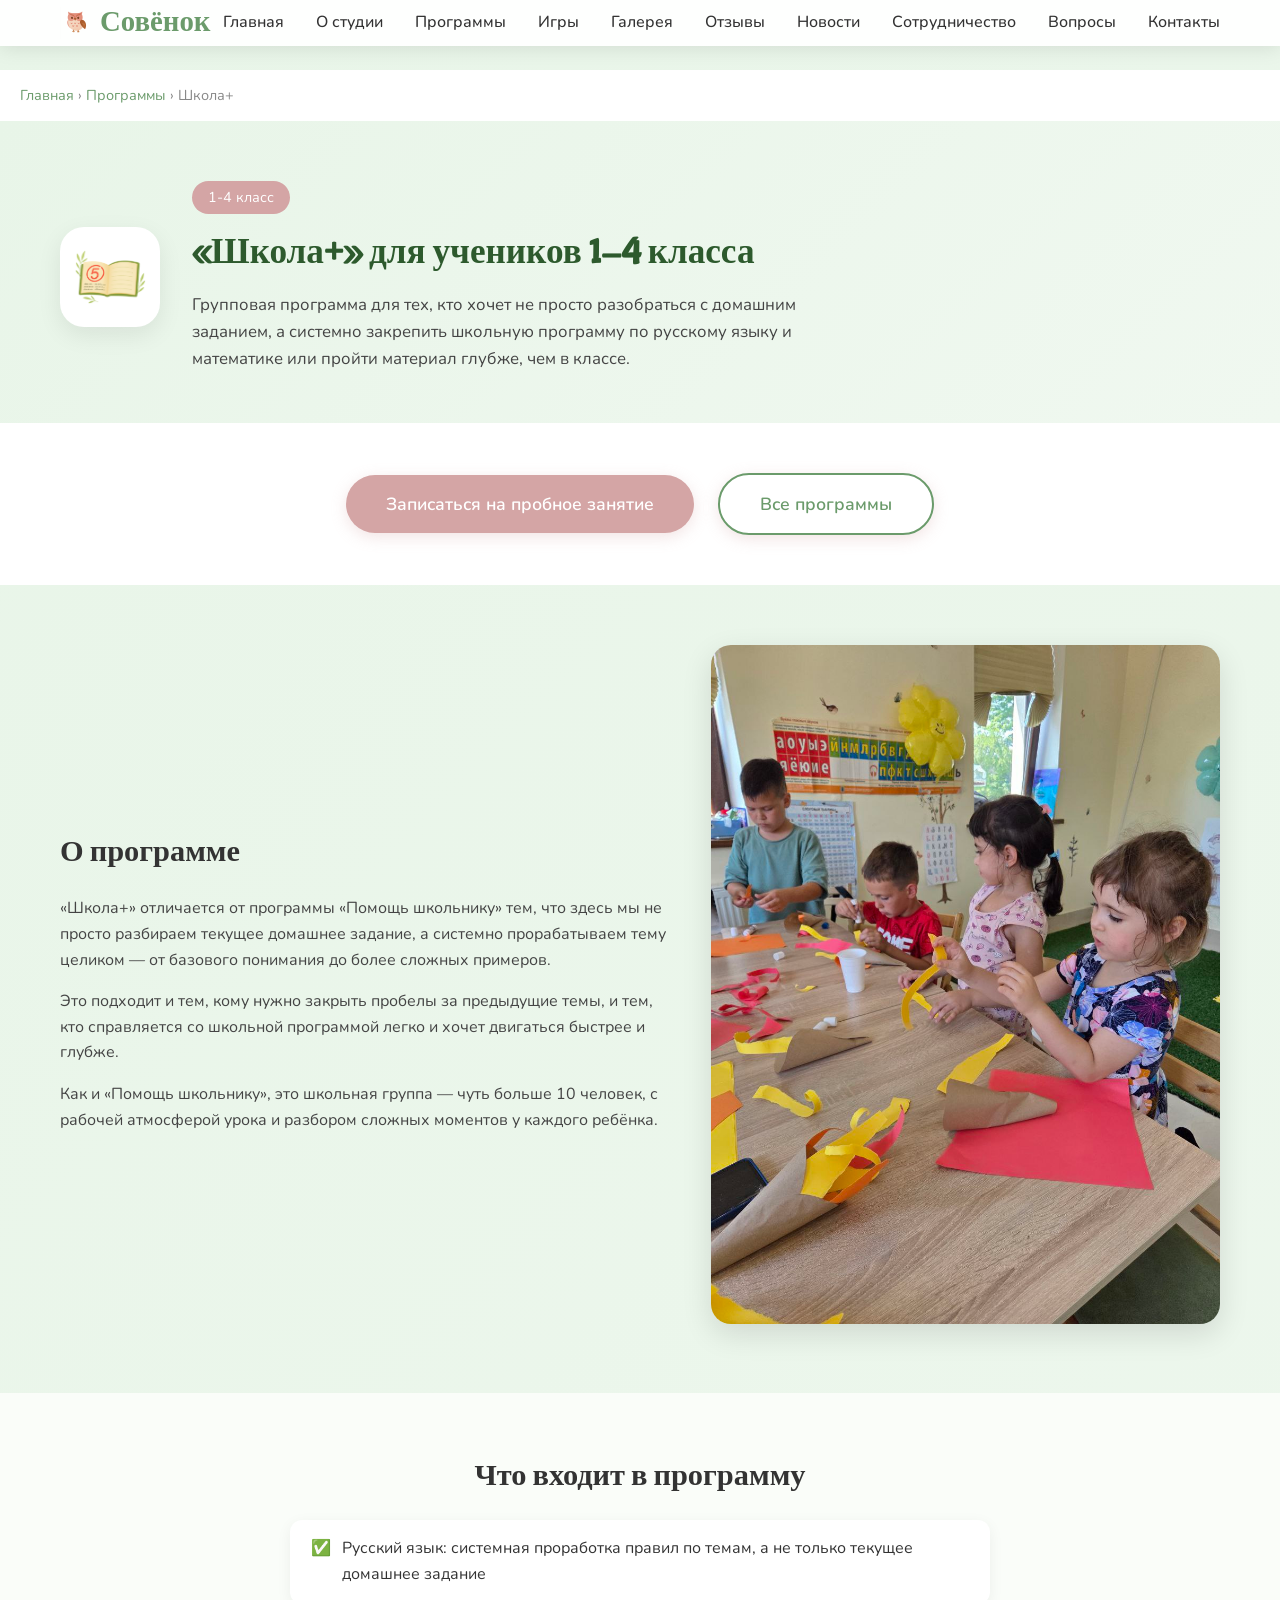
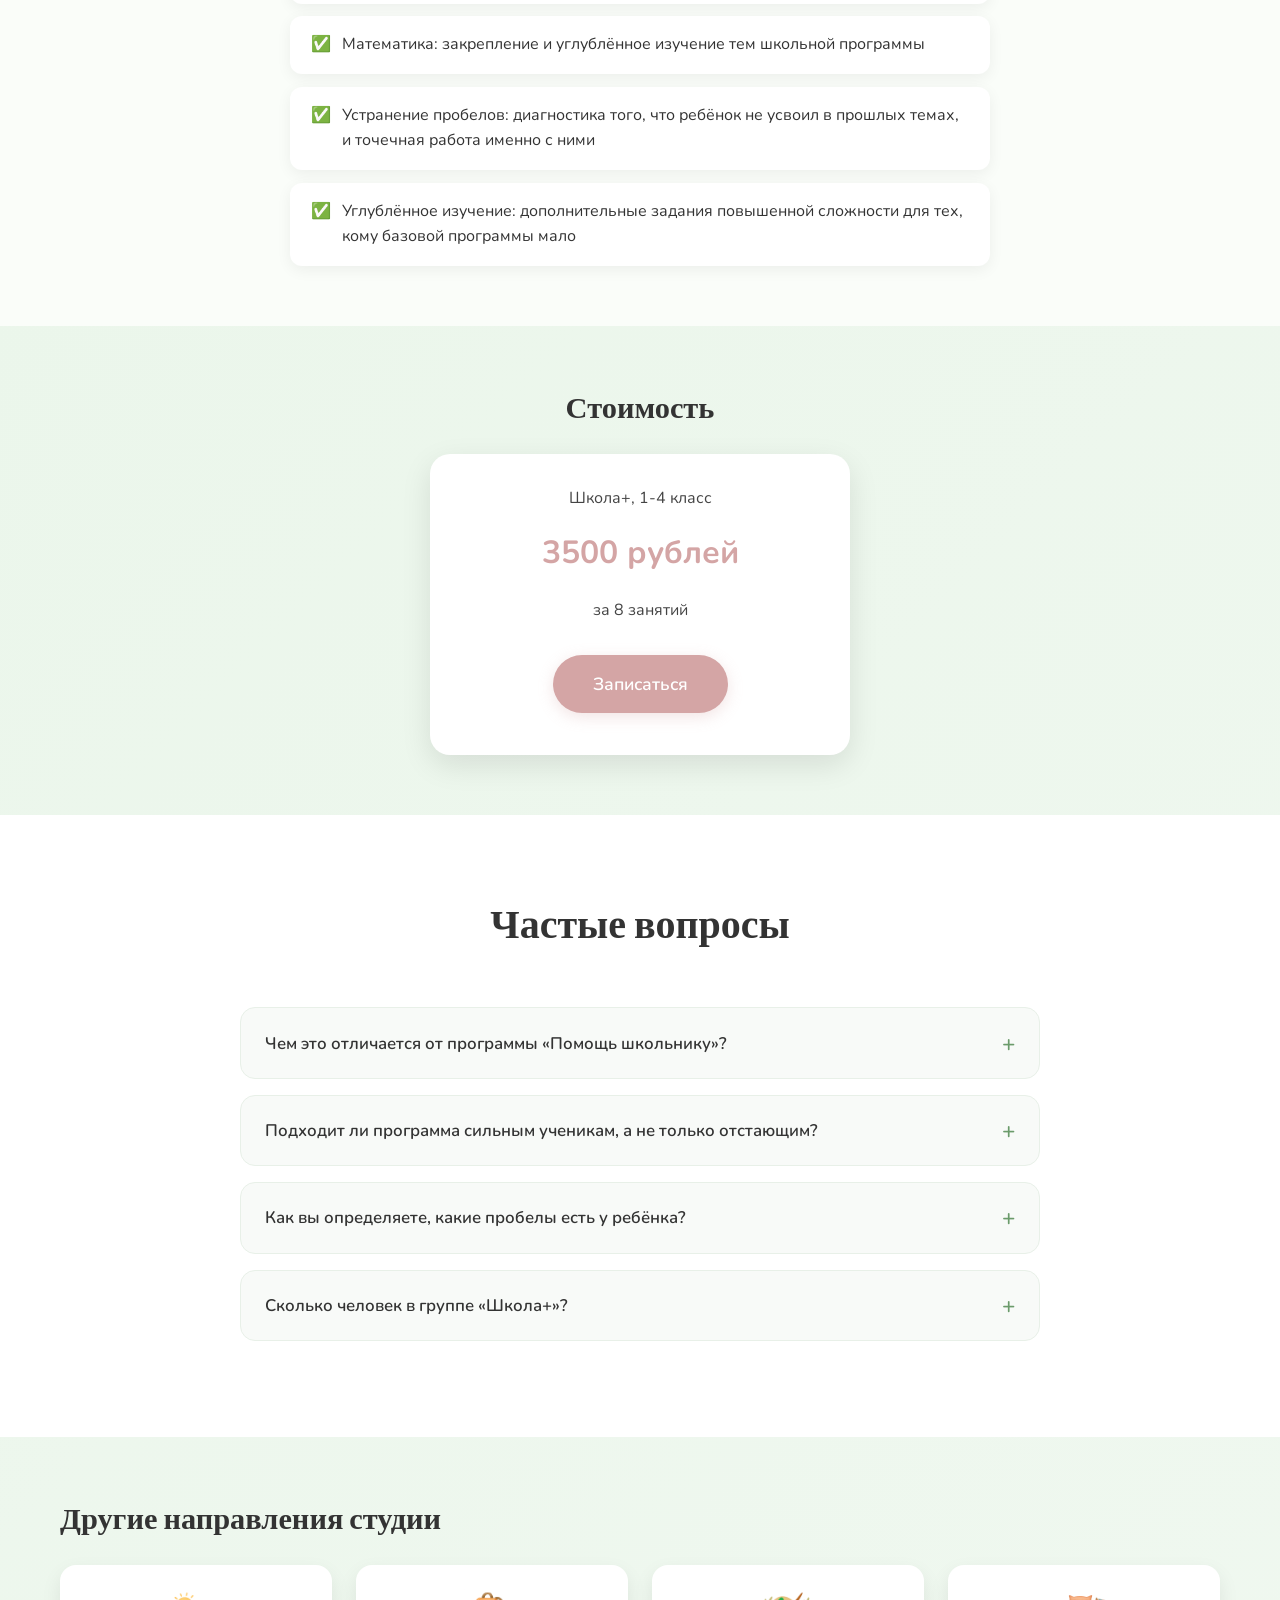
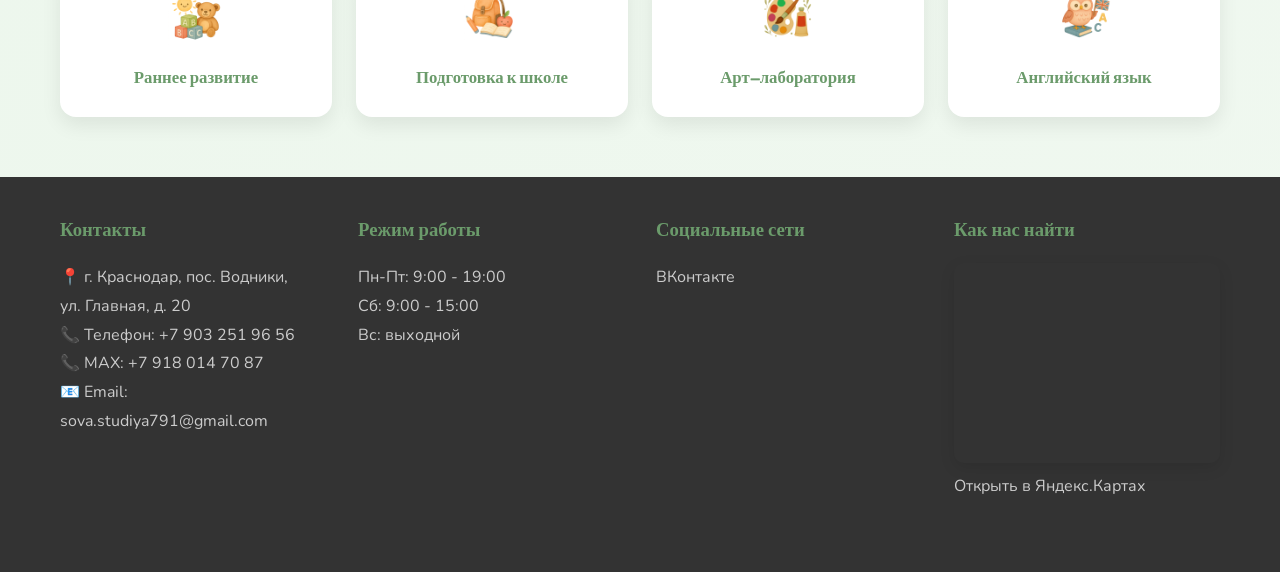
<file: shkola-plus.html>
<!DOCTYPE html>
<html lang="ru">
<head>
<meta charset="utf-8"/>
<meta content="width=device-width, initial-scale=1.0" name="viewport"/>

<title>«Школа+» — групповые занятия 1-4 класс в Краснодаре, студия «Совёнок»</title>
<meta name="description" content="Групповые занятия «Школа+» для учеников 1-4 класса в Краснодаре: закрепление программы, устранение пробелов и углублённое изучение русского языка и математики."/>
<meta name="keywords" content="школа плюс Краснодар, закрепление школьной программы 1-4 класс, устранение пробелов в знаниях, углублённая математика начальная школа, группы продлёнки пос Водники"/>
<meta name="robots" content="index, follow"/>
<link rel="canonical" href="https://sova-studiya.ru/shkola-plus.html"/>

<meta property="og:type" content="website"/>
<meta property="og:locale" content="ru_RU"/>
<meta property="og:title" content="«Школа+» — групповые занятия 1-4 класс в Краснодаре, студия «Совёнок»"/>
<meta property="og:description" content="Групповые занятия «Школа+» для учеников 1-4 класса в Краснодаре: закрепление программы, устранение пробелов и углублённое изучение русского языка и математики."/>
<meta property="og:image" content="https://sova-studiya.ru/gallery/photo6.jpg"/>
<meta property="og:url" content="https://sova-studiya.ru/shkola-plus.html"/>
<meta property="og:site_name" content="Совёнок"/>

<meta name="twitter:card" content="summary_large_image"/>
<meta name="twitter:title" content="«Школа+» — групповые занятия 1-4 класс в Краснодаре, студия «Совёнок»"/>
<meta name="twitter:description" content="Групповые занятия «Школа+» для учеников 1-4 класса в Краснодаре: закрепление программы, устранение пробелов и углублённое изучение русского языка и математики."/>
<meta name="twitter:image" content="https://sova-studiya.ru/gallery/photo6.jpg"/>

<meta name="theme-color" content="#6B9B6B"/>
<link href="img/sova.png" rel="icon" type="image/png"/>
<link href="img/sova.png" rel="apple-touch-icon"/>

<link rel="preconnect" href="https://fonts.googleapis.com">
<link rel="preconnect" href="https://fonts.gstatic.com" crossorigin>
<link href="https://fonts.googleapis.com/css2?family=Bubblegum+Sans&family=Nunito:wght@300;400;600&display=swap" rel="stylesheet">
<link rel="stylesheet" href="css/main.css">

<script type="application/ld+json">
{
  "@context": "https://schema.org",
  "@type": "Course",
  "name": "«Школа+» для учеников 1-4 класса",
  "description": "Групповые занятия «Школа+» для учеников 1-4 класса в Краснодаре: закрепление программы, устранение пробелов и углублённое изучение русского языка и математики.",
  "provider": {
    "@type": "ChildCare",
    "name": "Детская студия развития «Совёнок»",
    "sameAs": "https://sova-studiya.ru/"
  }
}
</script>

<script type="application/ld+json">
{
  "@context": "https://schema.org",
  "@type": "BreadcrumbList",
  "itemListElement": [
    { "@type": "ListItem", "position": 1, "name": "Главная", "item": "https://sova-studiya.ru/" },
    { "@type": "ListItem", "position": 2, "name": "Программы", "item": "https://sova-studiya.ru/index.html#programs" },
    { "@type": "ListItem", "position": 3, "name": "Школа+", "item": "https://sova-studiya.ru/shkola-plus.html" }
  ]
}
</script>

<script type="application/ld+json">
{
  "@context": "https://schema.org",
  "@type": "FAQPage",
  "mainEntity": [
    {
      "@type": "Question",
      "name": "Чем это отличается от программы «Помощь школьнику»?",
      "acceptedAnswer": { "@type": "Answer", "text": "«Помощь школьнику» — это разбор текущего домашнего задания. «Школа+» — это системная проработка тем школьной программы целиком, включая пробелы за прошлые периоды." }
    },
    {
      "@type": "Question",
      "name": "Подходит ли программа сильным ученикам, а не только отстающим?",
      "acceptedAnswer": { "@type": "Answer", "text": "Да, в программе есть блок заданий повышенной сложности для тех, кто справляется с базовой программой без труда и хочет двигаться глубже." }
    },
    {
      "@type": "Question",
      "name": "Как вы определяете, какие пробелы есть у ребёнка?",
      "acceptedAnswer": { "@type": "Answer", "text": "На первых занятиях педагог проводит небольшую диагностику в игровой форме, чтобы понять, какие темы нужно закрепить в первую очередь." }
    },
    {
      "@type": "Question",
      "name": "Сколько человек в группе «Школа+»?",
      "acceptedAnswer": { "@type": "Answer", "text": "Это школьная группа — чуть больше 10 человек." }
    }
  ]
}
</script>
</head>
<body>

<header>
<nav class="container">
    <div class="logo"><a href="index.html" style="color:inherit;text-decoration:none;display:flex;align-items:center;">Совёнок</a></div>
    <ul class="nav-links" id="navLinks">
        <li><a href="index.html#home">Главная</a></li>
        <li><a href="index.html#about">О студии</a></li>
        <li><a href="index.html#programs">Программы</a></li>
        <li><a href="index.html#games">Игры</a></li>
        <li><a href="index.html#gallery">Галерея</a></li>
        <li><a href="index.html#reviews">Отзывы</a></li>
        <li><a href="index.html#news">Новости</a></li>
        <li><a href="index.html#cooperation">Сотрудничество</a></li>
        <li><a href="index.html#faq">Вопросы</a></li>
        <li><a href="index.html#contact">Контакты</a></li>
    </ul>
    <button aria-controls="navLinks" aria-expanded="false" aria-label="Открыть меню" class="burger" id="burgerBtn">
        <span></span><span></span><span></span>
    </button>
</nav>
</header>

<p class="breadcrumbs">
    <span class="container">
        <a href="index.html">Главная</a> &rsaquo; <a href="index.html#programs">Программы</a> &rsaquo; Школа+
    </span>
</p>

<section class="program-hero">
    <div class="container">
        <div class="program-hero-inner">
            <img class="program-hero-icon" src="img/help.png" alt="Школа+" width="100" height="100"/>
            <div>
                <div class="age">1-4 класс</div>
                <h1>«Школа+» для учеников 1-4 класса</h1>
                <p class="lead">Групповая программа для тех, кто хочет не просто разобраться с домашним заданием, а системно закрепить школьную программу по русскому языку и математике или пройти материал глубже, чем в классе.</p>
            </div>
        </div>
    </div>
</section>

<section class="buttons-section">
    <div class="container">
        <a class="cta-button" href="index.html#contact">Записаться на пробное занятие</a>
        <a class="cta-button secondary" href="index.html#programs">Все программы</a>
    </div>
</section>

<section class="content-section">
    <div class="container">
        <div class="content-with-photo">
            <div>
                <h2>О программе</h2>
                <p>«Школа+» отличается от программы «Помощь школьнику» тем, что здесь мы не просто разбираем текущее домашнее задание, а системно прорабатываем тему целиком — от базового понимания до более сложных примеров.</p>
            <p>Это подходит и тем, кому нужно закрыть пробелы за предыдущие темы, и тем, кто справляется со школьной программой легко и хочет двигаться быстрее и глубже.</p>
            <p>Как и «Помощь школьнику», это школьная группа — чуть больше 10 человек, с рабочей атмосферой урока и разбором сложных моментов у каждого ребёнка.</p>
            </div>
            <div class="content-photo">
                <img src="gallery/photo6.jpg" alt="Групповое занятие «Школа+» в студии Совёнок" loading="lazy"/>
            </div>
        </div>
    </div>
</section>

<section class="content-section content-section-centered">
    <div class="container">
        <h2>Что входит в программу</h2>
        <ul class="curriculum-list">
                <li>Русский язык: системная проработка правил по темам, а не только текущее домашнее задание</li>
                <li>Математика: закрепление и углублённое изучение тем школьной программы</li>
                <li>Устранение пробелов: диагностика того, что ребёнок не усвоил в прошлых темах, и точечная работа именно с ними</li>
                <li>Углублённое изучение: дополнительные задания повышенной сложности для тех, кому базовой программы мало</li>
        </ul>
    </div>
</section>

<section class="content-section content-section-centered">
    <div class="container">
        <h2>Стоимость</h2>
        <div class="price-box">
            <p>Школа+, 1-4 класс</p>
            <div class="amount">3500 рублей</div>
            <p>за 8 занятий</p>
            <a class="cta-button" href="index.html#contact" style="margin-top:1rem;">Записаться</a>
        </div>
    </div>
</section>

<section class="faq">
    <div class="container">
        <h2>Частые вопросы</h2>
        <div class="faq-list">
            <div class="faq-item">
                <button class="faq-question"><span>Чем это отличается от программы «Помощь школьнику»?</span><span class="plus">+</span></button>
                <div class="faq-answer"><p>«Помощь школьнику» — это разбор текущего домашнего задания. «Школа+» — это системная проработка тем школьной программы целиком, включая пробелы за прошлые периоды.</p></div>
            </div>
            <div class="faq-item">
                <button class="faq-question"><span>Подходит ли программа сильным ученикам, а не только отстающим?</span><span class="plus">+</span></button>
                <div class="faq-answer"><p>Да, в программе есть блок заданий повышенной сложности для тех, кто справляется с базовой программой без труда и хочет двигаться глубже.</p></div>
            </div>
            <div class="faq-item">
                <button class="faq-question"><span>Как вы определяете, какие пробелы есть у ребёнка?</span><span class="plus">+</span></button>
                <div class="faq-answer"><p>На первых занятиях педагог проводит небольшую диагностику в игровой форме, чтобы понять, какие темы нужно закрепить в первую очередь.</p></div>
            </div>
            <div class="faq-item">
                <button class="faq-question"><span>Сколько человек в группе «Школа+»?</span><span class="plus">+</span></button>
                <div class="faq-answer"><p>Это школьная группа — чуть больше 10 человек.</p></div>
            </div>
        </div>
    </div>
</section>

<section class="content-section">
    <div class="container">
        <h2>Другие направления студии</h2>
        <div class="related-programs">
            <a class="related-card" href="rannee-razvitie.html">
                <img src="img/early.png" alt="Раннее развитие" width="56" height="56" loading="lazy"/>
                <h3>Раннее развитие</h3>
            </a>
            <a class="related-card" href="podgotovka-k-shkole.html">
                <img src="img/school.png" alt="Подготовка к школе" width="56" height="56" loading="lazy"/>
                <h3>Подготовка к школе</h3>
            </a>
            <a class="related-card" href="art-laboratoriya.html">
                <img src="img/creativity.png" alt="Арт-лаборатория" width="56" height="56" loading="lazy"/>
                <h3>Арт-лаборатория</h3>
            </a>
            <a class="related-card" href="angliyskiy-yazyk.html">
                <img src="img/english.png" alt="Английский язык" width="56" height="56" loading="lazy"/>
                <h3>Английский язык</h3>
            </a>
        </div>
    </div>
</section>

<footer id="contact">
    <div class="container">
        <div class="footer-content">
            <div class="footer-section">
                <h3>Контакты</h3>
                <p>📍 г. Краснодар, пос. Водники,<br/>ул. Главная, д. 20</p>
                <p>📞 Телефон: <a href="tel:+79032519656">+7 903 251 96 56</a></p>
                <p>📞 MAX: <a href="tel:+79180147087">+7 918 014 70 87</a></p>
                <p>📧 Email: <a href="mailto:sova.studiya791@gmail.com">sova.studiya791@gmail.com</a></p>
            </div>
            <div class="footer-section">
                <h3>Режим работы</h3>
                <p>Пн-Пт: 9:00 - 19:00</p>
                <p>Сб: 9:00 - 15:00</p>
                <p>Вс: выходной</p>
            </div>
            <div class="footer-section">
                <h3>Социальные сети</h3>
                <p><a href="https://vk.com/sova.studiya" target="_blank" rel="noopener">ВКонтакте</a></p>
            </div>
            <div class="footer-section">
                <h3>Как нас найти</h3>
                <div class="map-container">
                    <iframe frameborder="0" height="200" loading="lazy"
                        src="https://yandex.ru/map-widget/v1/?ll=38.934734%2C45.153942&z=17&l=map&pt=38.934734%2C45.153942%2Cpm2rdm"
                        width="100%"></iframe>
                </div>
                <p><a href="https://yandex.ru/maps/-/CHHmaQPZ" target="_blank" rel="noopener">Открыть в Яндекс.Картах</a></p>
            </div>
        </div>
    </div>
</footer>

<script>
document.addEventListener('DOMContentLoaded', function () {
    const burgerBtn = document.getElementById('burgerBtn');
    const navLinks  = document.getElementById('navLinks');
    burgerBtn.addEventListener('click', function () {
        const isOpen = navLinks.classList.toggle('open');
        burgerBtn.classList.toggle('open', isOpen);
        burgerBtn.setAttribute('aria-expanded', isOpen ? 'true' : 'false');
    });
    navLinks.querySelectorAll('a').forEach(a => {
        a.addEventListener('click', () => {
            navLinks.classList.remove('open');
            burgerBtn.classList.remove('open');
            burgerBtn.setAttribute('aria-expanded', 'false');
        });
    });

    document.querySelectorAll('.faq-item').forEach(item => {
        const btn = item.querySelector('.faq-question');
        btn.addEventListener('click', () => {
            const wasOpen = item.classList.contains('open');
            document.querySelectorAll('.faq-item.open').forEach(i => i.classList.remove('open'));
            if (!wasOpen) item.classList.add('open');
        });
    });

    // Фото-карусель
    document.querySelectorAll('.photo-carousel').forEach(carousel => {
        const track = carousel.querySelector('.carousel-track');
        const count = parseInt(carousel.dataset.count, 10);
        const dots  = carousel.querySelectorAll('.carousel-dot');
        let index = 0;
        function goTo(i) {
            index = (i + count) % count;
            track.style.transform = 'translateX(-' + (index * 100) + '%)';
            dots.forEach((d, di) => d.classList.toggle('active', di === index));
        }
        carousel.querySelector('.carousel-prev').addEventListener('click', () => goTo(index - 1));
        carousel.querySelector('.carousel-next').addEventListener('click', () => goTo(index + 1));
        dots.forEach(d => d.addEventListener('click', () => goTo(parseInt(d.dataset.index, 10))));
    });
});
</script>
</body>
</html>
</file>
<file: css/main.css>
* {
            margin: 0;
            padding: 0;
            box-sizing: border-box;
        }

        .visually-hidden {
            position: absolute;
            width: 1px; height: 1px;
            padding: 0; margin: -1px;
            overflow: hidden;
            clip: rect(0,0,0,0);
            white-space: nowrap;
            border: 0;
        }

        body {
            font-family: 'Nunito', sans-serif;
            line-height: 1.6;
            color: #333;
            background: linear-gradient(135deg, #e8f5e8 0%, #f0f8f0 100%);
            min-height: 100vh;
            padding-top: 70px;
        }

        .container {
            max-width: 1200px;
            margin: 0 auto;
            padding: 0 20px;
        }

        h1, h2, h3, .logo {
            font-family: 'Bubblegum Sans', cursive;
        }

        /* Header */
        header {
            background: rgba(255, 255, 255, 0.95);
            backdrop-filter: blur(10px);
            position: fixed;
            width: 100%;
            top: 0;
            z-index: 1000;
            box-shadow: 0 2px 20px rgba(0, 0, 0, 0.1);
        }

        nav {
            display: flex;
            justify-content: space-between;
            align-items: center;
            padding: 1rem 0;
        }

        .logo {
            font-size: 1.8rem;
            font-weight: 700;
            color: #6B9B6B;
            display: flex;
            align-items: center;
        }

        .logo::before {
            content: "";
            width: 32px;
            height: 32px;
            background: url('../img/sova.png') no-repeat center;
            background-size: contain;
            margin-right: 0.5rem;
        }

        .nav-links {
            display: flex;
            list-style: none;
            gap: 2rem;
        }

        .nav-links a {
            text-decoration: none;
            color: #333;
            font-weight: 500;
            transition: color 0.3s ease;
        }

        .nav-links a:hover {
            color: #6B9B6B;
        }

        .burger {
            display: none;
            flex-direction: column;
            gap: 5px;
            background: none;
            border: none;
            cursor: pointer;
            padding: 8px;
        }

        .burger span {
            width: 26px;
            height: 3px;
            background: #6B9B6B;
            border-radius: 3px;
            transition: transform 0.25s ease, opacity 0.25s ease;
        }

        .burger.open span:nth-child(1) { transform: translateY(8px) rotate(45deg); }
        .burger.open span:nth-child(2) { opacity: 0; }
        .burger.open span:nth-child(3) { transform: translateY(-8px) rotate(-45deg); }

        /* Hero Section */
        .hero {
            background: white url('../img/banner.jpg') center/cover no-repeat;
            color: #2d5a2d;
            padding: 120px 0 150px;
            text-align: center;
            position: relative;
            overflow: hidden;
            min-height: 600px;
            display: flex;
            align-items: flex-end;
        }

        .buttons-section {
            background: white;
            padding: 40px 0;
            text-align: center;
        }

        .cta-button {
            background: #D4A5A5;
            color: white;
            padding: 15px 40px;
            border: none;
            border-radius: 50px;
            font-size: 1.1rem;
            font-weight: 600;
            cursor: pointer;
            transition: all 0.3s ease;
            text-decoration: none;
            display: inline-block;
            margin: 10px;
            box-shadow: 0 4px 15px rgba(212, 165, 165, 0.3);
        }

        .cta-button:hover {
            background: #C89999;
            transform: translateY(-2px);
            box-shadow: 0 6px 20px rgba(212, 165, 165, 0.4);
        }

        .cta-button.secondary {
            background: transparent;
            border: 2px solid #6B9B6B;
            color: #6B9B6B;
        }

        .cta-button.secondary:hover {
            background: #6B9B6B;
            color: white;
        }

        /* Enrollment Announcement Section */
        .enrollment-announcement {
            padding: 20px 0;
            background: linear-gradient(135deg, #f0f8f0 0%, #e8f5e8 100%);
            text-align: center;
        }

        .enrollment-announcement h2 {
            font-family: 'Bubblegum Sans', cursive;
            font-size: 2.2rem;
            color: #2d5a2d;
            margin-bottom: 1rem;
            text-shadow: 1px 1px 3px rgba(0,0,0,0.1);
        }

        /* Programs Section */
        .programs {
            padding: 80px 0;
            background: linear-gradient(135deg, #f8f5f0 0%, #f0ede8 100%);
        }

        .programs h2 {
            text-align: center;
            font-size: 2.5rem;
            margin-bottom: 3rem;
            color: #333;
        }

        .programs-grid {
            display: grid;
            grid-template-columns: repeat(2, 1fr);
            gap: 2rem;
            align-items: stretch;
            justify-content: center;
            max-width: 900px;
            margin: 0 auto;
        }

        .program-card {
            background: white;
            padding: 2rem;
            border-radius: 20px;
            box-shadow: 0 10px 30px rgba(0, 0, 0, 0.1);
            transition: transform 0.3s ease;
            display: flex;
            flex-direction: column;
            min-height: 450px;
        }

        .program-card:hover {
            transform: translateY(-5px);
        }

        .program-card img {
            width: 64px;
            height: 64px;
            object-fit: contain;
            margin-bottom: 1rem;
            align-self: center;
        }

        .program-card h3 {
            color: #6B9B6B;
            margin-bottom: 1rem;
            font-size: 1.4rem;
            font-weight: 600;
            text-align: center;
            min-height: 3rem;
            display: flex;
            align-items: center;
            justify-content: center;
        }

        .program-card .age {
            background: #D4A5A5;
            color: white;
            padding: 0.3rem 1rem;
            border-radius: 20px;
            font-size: 0.9rem;
            display: inline-block;
            margin-bottom: 1rem;
            text-align: center;
            align-self: center;
        }

        .program-card p {
            margin-bottom: 1rem;
            text-align: center;
            flex-grow: 1;
            min-height: 2.5rem;
        }

        .program-card ul {
            text-align: left;
            margin-top: auto;
            padding-left: 1.2rem;
            margin-bottom: 1rem;
        }

        .program-card li {
            margin-bottom: 0.5rem;
            line-height: 1.4;
        }

        .program-card .price {
            font-size: 1.4rem;
            font-weight: 700;
            color: #D4A5A5;
            text-align: center;
            margin-top: auto;
            padding-top: 1rem;
            border-top: 1px solid #f0f0f0;
        }

        /* Features Section */
        .features {
            padding: 80px 0;
            background: white;
        }

        .features h2 {
            text-align: center;
            font-size: 2.5rem;
            margin-bottom: 3rem;
            color: #333;
        }

        .features-grid {
            display: grid;
            grid-template-columns: repeat(auto-fit, minmax(300px, 1fr));
            gap: 2rem;
            margin-top: 2rem;
        }

        .feature-card {
            background: white;
            padding: 2rem;
            border-radius: 20px;
            text-align: center;
            box-shadow: 0 10px 30px rgba(0, 0, 0, 0.1);
            transition: transform 0.3s ease;
        }

        .feature-card:hover {
            transform: translateY(-5px);
        }

        .feature-icon {
            width: 64px;
            height: 64px;
            margin: 0 auto 1rem auto;
            display: block;
        }

        .feature-card h3 {
            color: #333;
            margin-bottom: 1rem;
            font-size: 1.3rem;
        }

        /* Gallery Section */
        .gallery {
            padding: 80px 0;
            background: white;
        }

        .gallery h2 {
            text-align: center;
            font-size: 2.5rem;
            margin-bottom: 3rem;
            color: #333;
        }

        .gallery-grid {
            display: grid;
            grid-template-columns: repeat(auto-fit, minmax(200px, 1fr));
            gap: 15px;
        }

        .gallery-grid img {
            width: 100%;
            border-radius: 10px;
            transition: transform 0.3s ease;
            cursor: pointer;
        }

        .gallery-grid img:hover {
            transform: scale(1.05);
        }

        .modal {
            display: none;
            position: fixed;
            z-index: 1001;
            padding-top: 60px;
            left: 0;
            top: 0;
            width: 100%;
            height: 100%;
            overflow: auto;
            background-color: rgba(0,0,0,0.9);
        }

        .modal-content {
            margin: auto;
            display: block;
            max-width: 90%;
            max-height: 80vh;
            border-radius: 10px;
        }

        #caption { display: none; }

        .close {
            position: absolute;
            top: 20px;
            right: 35px;
            color: #f1f1f1;
            font-size: 40px;
            font-weight: bold;
            cursor: pointer;
        }

        /* Why Choose Us */
        .why-us {
            padding: 80px 0;
            background: linear-gradient(135deg, #f8f5f0 0%, #f0ede8 100%);
        }

        .why-us h2 {
            text-align: center;
            font-size: 2.5rem;
            margin-bottom: 3rem;
            color: #333;
        }

        .benefits-grid {
            display: grid;
            grid-template-columns: repeat(3, 1fr);
            gap: 2rem;
        }

        .benefit-item {
            display: flex;
            align-items: center;
            padding: 1rem;
            background: #e8f5e8;
            border-radius: 15px;
            transition: transform 0.3s ease;
            box-shadow: 0 5px 15px rgba(0, 0, 0, 0.1);
        }

        .benefit-item:hover { transform: translateX(5px); }

        .benefit-icon {
            font-size: 2rem;
            margin-right: 1rem;
        }

        /* FAQ */
        .faq {
            padding: 80px 0;
            background: white;
        }

        .faq h2 {
            text-align: center;
            font-size: 2.5rem;
            margin-bottom: 3rem;
            color: #333;
        }

        .faq-list {
            max-width: 800px;
            margin: 0 auto;
        }

        .faq-item {
            background: #f8faf8;
            border: 1px solid #e8f0e8;
            border-radius: 15px;
            margin-bottom: 1rem;
            overflow: hidden;
        }

        .faq-question {
            width: 100%;
            text-align: left;
            background: none;
            border: none;
            padding: 1.2rem 1.5rem;
            font-family: 'Nunito', sans-serif;
            font-size: 1.05rem;
            font-weight: 600;
            color: #333;
            cursor: pointer;
            display: flex;
            justify-content: space-between;
            align-items: center;
            gap: 1rem;
        }

        .faq-question .plus {
            font-size: 1.4rem;
            color: #6B9B6B;
            transition: transform 0.25s ease;
            flex-shrink: 0;
        }

        .faq-item.open .faq-question .plus { transform: rotate(45deg); }

        .faq-answer {
            max-height: 0;
            overflow: hidden;
            transition: max-height 0.3s ease;
            padding: 0 1.5rem;
        }

        .faq-item.open .faq-answer {
            max-height: 300px;
            padding: 0 1.5rem 1.2rem;
        }

        .faq-answer p { color: #555; line-height: 1.6; }

        /* Footer */
        footer {
            background: #333;
            color: white;
            padding: 40px 0;
            text-align: center;
        }

        .footer-content {
            display: grid;
            grid-template-columns: repeat(auto-fit, minmax(250px, 1fr));
            gap: 2rem;
            margin-bottom: 2rem;
            align-items: start;
        }

        .footer-section { text-align: left; }

        .footer-section h3 {
            margin-bottom: 1rem;
            color: #6B9B6B;
        }

        .footer-section p, .footer-section a {
            color: #ccc;
            text-decoration: none;
            line-height: 1.8;
        }

        .footer-section a:hover { color: #6B9B6B; }

        .map-container { margin-top: 1rem; }

        .map-container iframe {
            width: 100%;
            height: 200px;
            border: none;
            border-radius: 10px;
            box-shadow: 0 5px 15px rgba(0, 0, 0, 0.1);
        }

        /* Games */
        .games {
            padding: 60px 0;
            background: linear-gradient(135deg, #f0f8f0 0%, #e8f5e8 100%);
        }

        .games h2 {
            text-align: center;
            font-size: 2.5rem;
            margin-bottom: 2rem;
            color: #333;
        }

        .game-grid {
            display: grid;
            grid-template-columns: repeat(auto-fit, minmax(280px, 1fr));
            gap: 20px;
            padding: 1rem 0;
        }

        .game-card {
            background: white;
            border-radius: 15px;
            box-shadow: 0 8px 20px rgba(0, 0, 0, 0.1);
            overflow: hidden;
            cursor: pointer;
            transition: transform 0.2s ease, box-shadow 0.2s ease;
            text-decoration: none;
            color: inherit;
        }

        .game-card:hover {
            transform: translateY(-5px);
            box-shadow: 0 12px 25px rgba(0, 0, 0, 0.15);
        }

        .game-preview {
            width: 100%;
            height: 180px;
            object-fit: cover;
            background: #eee;
        }

        .game-content { padding: 1rem; }

        .game-content h3 {
            font-family: 'Nunito', sans-serif;
            font-size: 1.1rem;
            margin-bottom: 0.5rem;
            color: #6B9B6B;
            min-height: 2.2rem;
        }

        .game-tags {
            display: flex;
            flex-wrap: wrap;
            gap: 5px;
            margin-top: 0.5rem;
        }

        .game-tag {
            background: #D4A5A5;
            color: white;
            padding: 0.2rem 0.6rem;
            border-radius: 5px;
            font-size: 0.75rem;
            font-weight: 600;
        }

        .carousel-nav { display: none !important; }

        dialog {
            border: none;
            border-radius: 15px;
            padding: 0;
            max-width: 95vw;
            width: 95vw;
            max-height: 95vh;
            height: 95vh;
            overflow: hidden;
            box-shadow: 0 10px 30px rgba(0, 0, 0, 0.5);
            margin: auto;
        }

        dialog::backdrop { background: rgba(0, 0, 0, 0.9); }

        .dialog-content {
            display: flex;
            flex-direction: column;
            width: 100%;
            height: 100%;
        }

        .game-iframe {
            width: 100%;
            flex-grow: 1;
            border: none;
            background: #f0f0f0;
        }

        .dialog-header {
            display: flex;
            justify-content: flex-end;
            padding: 0.5rem 0.5rem 0 0.5rem;
            background: #6B9B6B;
        }

        .close-dialog {
            background: none;
            border: none;
            color: white;
            font-size: 1.5rem;
            cursor: pointer;
            line-height: 1;
            padding: 0.5rem;
        }

        .close-dialog:hover { color: #D4A5A5; }

        /* ==========================================
           ОТЗЫВЫ — бесконечная лента
        ========================================== */
        .reviews {
            padding: 60px 0;
            background: white;
            overflow: hidden;
        }

        .reviews h2 {
            text-align: center;
            font-size: 2.5rem;
            margin-bottom: 0.5rem;
            color: #333;
        }

        .reviews-subtitle {
            text-align: center;
            color: #888;
            margin-bottom: 2.5rem;
            font-size: 1rem;
        }

        .reviews-subtitle a {
            color: #6B9B6B;
            text-decoration: none;
            font-weight: 600;
        }

        .reviews-subtitle a:hover { text-decoration: underline; }

        .reviews-track-wrapper {
            overflow: hidden;
            position: relative;
            mask-image: linear-gradient(to right, transparent 0%, black 8%, black 92%, transparent 100%);
            -webkit-mask-image: linear-gradient(to right, transparent 0%, black 8%, black 92%, transparent 100%);
        }

        .reviews-track {
            display: flex;
            gap: 20px;
            width: max-content;
            animation: marquee-scroll 40s linear infinite;
        }

        .reviews-track:hover { animation-play-state: paused; }

        @keyframes marquee-scroll {
            0%   { transform: translateX(0); }
            100% { transform: translateX(-50%); }
        }

        .review-card {
            background: #f8faf8;
            border-radius: 18px;
            padding: 1.4rem 1.6rem;
            width: 300px;
            flex-shrink: 0;
            box-shadow: 0 4px 15px rgba(0,0,0,0.07);
            border: 1px solid #e8f0e8;
            display: flex;
            flex-direction: column;
            gap: 0.6rem;
        }

        .review-header {
            display: flex;
            align-items: center;
            gap: 0.8rem;
        }

        .review-avatar {
            width: 42px;
            height: 42px;
            border-radius: 50%;
            background: #6B9B6B;
            color: white;
            font-size: 1.1rem;
            font-weight: 700;
            display: flex;
            align-items: center;
            justify-content: center;
            flex-shrink: 0;
            font-family: 'Nunito', sans-serif;
        }

        .review-meta { flex: 1; min-width: 0; }

        .review-name {
            font-weight: 700;
            font-size: 0.95rem;
            color: #333;
            white-space: nowrap;
            overflow: hidden;
            text-overflow: ellipsis;
        }

        .review-date {
            font-size: 0.78rem;
            color: #aaa;
        }

        .review-stars {
            color: #f5a623;
            font-size: 1rem;
            letter-spacing: 2px;
        }

        .review-text {
            font-size: 0.9rem;
            color: #555;
            line-height: 1.55;
        }

        .review-teacher {
            font-size: 0.8rem;
            color: #6B9B6B;
            font-weight: 600;
        }

        .review-source {
            font-size: 0.75rem;
            color: #bbb;
            margin-top: auto;
        }

        /* ==========================================
           НОВОСТИ / МЕРОПРИЯТИЯ
        ========================================== */
        .news {
            padding: 80px 0;
            background: linear-gradient(135deg, #f0f8f0 0%, #e8f5e8 100%);
        }

        .news h2 {
            text-align: center;
            font-size: 2.5rem;
            margin-bottom: 0.5rem;
            color: #333;
        }

        .news-subtitle {
            text-align: center;
            color: #777;
            margin-bottom: 3rem;
            font-size: 1rem;
        }

        .news-grid {
            display: grid;
            grid-template-columns: repeat(auto-fit, minmax(220px, 1fr));
            gap: 1.5rem;
        }
.camp {
    padding: 60px 0;
    background: white;
}
.camp h2 {
    text-align: center;
    font-size: 2.5rem;
    margin-bottom: 0.5rem;
    color: #333;
}
.camp-subtitle {
    text-align: center;
    color: #6B9B6B;
    font-weight: 700;
    margin-bottom: 2rem;
    font-size: 1rem;
}
.camp-grid {
    display: grid;
    grid-template-columns: repeat(2, 1fr);
    gap: 1.5rem;
}
.camp-img img {
    width: 100%;
    border-radius: 20px;
    box-shadow: 0 8px 25px rgba(0,0,0,0.12);
}
@media (max-width: 768px) {
    .camp-grid { grid-template-columns: 1fr; }
}
     .news-img-card {
    border-radius: 20px;
    overflow: hidden;
    box-shadow: 0 8px 25px rgba(0,0,0,0.12);
    transition: transform 0.3s ease, box-shadow 0.3s ease;
}

        .news-img-card:hover {
            transform: translateY(-5px);
            box-shadow: 0 14px 35px rgba(0,0,0,0.18);
        }

        .news-img-card img {
            width: 100%;
            height: 100%;
            object-fit: cover;
            display: block;
        }

        /* Mobile Responsive */
        @media (max-width: 768px) {
            body { padding-top: 50px; }

            .burger { display: flex; }

            .nav-links {
                position: fixed;
                top: 50px;
                left: 0;
                right: 0;
                flex-direction: column;
                gap: 0;
                background: rgba(255, 255, 255, 0.98);
                box-shadow: 0 10px 20px rgba(0,0,0,0.1);
                max-height: 0;
                overflow: hidden;
                transition: max-height 0.3s ease;
            }

            .nav-links.open { max-height: 500px; }

            .nav-links li { width: 100%; }

            .nav-links a {
                display: block;
                padding: 1rem 1.5rem;
                border-bottom: 1px solid #f0f0f0;
            }

            .hero {
                padding: 100px 0 120px;
                min-height: 400px;
                background-size: contain;
                background-position: center;
                background-repeat: no-repeat;
            }

            .cta-button {
                padding: 12px 25px;
                font-size: 1rem;
                margin: 10px auto;
                display: block;
                max-width: 280px;
                text-align: center;
            }

            .enrollment-announcement h2 { font-size: 1.8rem; }

            .features-grid,
            .programs-grid { grid-template-columns: 1fr; }

            .benefits-grid { grid-template-columns: repeat(2, 1fr); }

            .program-card { min-height: 350px; }

            .footer-content { grid-template-columns: 1fr; }
            .footer-section { text-align: center; }

            .features h2, .programs h2, .why-us h2,
            .gallery h2, .games h2, .reviews h2, .news h2 {
                font-size: 2rem;
            }

            .review-card { width: 260px; }
            .reviews-track { animation-duration: 30s; }
            .news-grid { grid-template-columns: 1fr; }

            dialog {
                width: 98vw;
                max-width: 98vw;
                height: 98vh;
                max-height: 98vh;
                border-radius: 0;
                margin: 0;
                top: 0;
                left: 0;
            }
        }

        @media (max-width: 600px) {
            .benefits-grid { grid-template-columns: 1fr; }

            .hero {
                padding: 90px 0 100px;
                min-height: 350px;
            }

            .buttons-section { padding-top: 30px; }

            .cta-button {
                padding: 10px 20px;
                font-size: 0.9rem;
                margin: 8px auto;
                display: block;
                max-width: 280px;
                text-align: center;
            }

            .enrollment-announcement h2 { font-size: 1.6rem; }
        }

        @media (max-width: 480px) {
            .hero {
                padding: 80px 0 90px;
                min-height: 300px;
            }

            .buttons-section { padding-top: 20px; }

            .cta-button {
                padding: 8px 18px;
                font-size: 0.85rem;
                margin: 6px auto;
                max-width: 250px;
            }

            .container { padding: 0 15px; }
            .review-card { width: 230px; }
        }

/* ==========================================
   СТРАНИЦЫ ОТДЕЛЬНЫХ НАПРАВЛЕНИЙ (landing pages)
========================================== */
.breadcrumbs {
    padding: 14px 0;
    font-size: 0.9rem;
    color: #888;
    background: white;
}

.breadcrumbs a { color: #6B9B6B; text-decoration: none; }
.breadcrumbs a:hover { text-decoration: underline; }

.program-hero {
    padding: 60px 0 50px;
    background: linear-gradient(135deg, #e8f5e8 0%, #f0f8f0 100%);
}

.program-hero-inner {
    display: grid;
    grid-template-columns: 100px 1fr;
    gap: 2rem;
    align-items: center;
}

.program-hero-icon {
    width: 100px;
    height: 100px;
    object-fit: contain;
    background: white;
    border-radius: 24px;
    padding: 14px;
    box-shadow: 0 8px 25px rgba(0,0,0,0.08);
}

.program-hero h1 {
    font-size: 2.2rem;
    color: #2d5a2d;
    margin-bottom: 0.6rem;
}

.program-hero .age {
    background: #D4A5A5;
    color: white;
    padding: 0.3rem 1rem;
    border-radius: 20px;
    font-size: 0.9rem;
    display: inline-block;
    margin-bottom: 0.8rem;
}

.program-hero p.lead { font-size: 1.05rem; color: #444; max-width: 650px; }

.content-section { padding: 60px 0; }
.content-section:nth-child(even) { background: #fafdf9; }
.content-section h2 { font-size: 1.9rem; color: #333; margin-bottom: 1.2rem; }
.content-section p { color: #444; margin-bottom: 1rem; max-width: 760px; }

.content-with-photo {
    display: grid;
    grid-template-columns: 1.2fr 1fr;
    gap: 2.5rem;
    align-items: center;
}

.content-with-photo img {
    width: 100%;
    border-radius: 20px;
    box-shadow: 0 10px 30px rgba(0,0,0,0.12);
}

.curriculum-list {
    list-style: none;
    display: grid;
    gap: 0.8rem;
    max-width: 700px;
}

.content-section-centered {
    text-align: center;
}

.content-section-centered .curriculum-list {
    margin: 0 auto;
    text-align: left;
}

.content-section-centered .price-box {
    margin: 0 auto;
}

.curriculum-list li {
    background: white;
    padding: 1rem 1.3rem;
    border-radius: 12px;
    box-shadow: 0 4px 15px rgba(0,0,0,0.06);
    display: flex;
    align-items: flex-start;
    gap: 0.7rem;
}

.curriculum-list li::before { content: "✅"; flex-shrink: 0; }

.price-box {
    background: white;
    border-radius: 20px;
    padding: 2rem;
    box-shadow: 0 10px 30px rgba(0,0,0,0.1);
    max-width: 420px;
    text-align: center;
}

.price-box .amount { font-size: 2rem; font-weight: 700; color: #D4A5A5; margin: 0.5rem 0 1.2rem; }

.price-old {
    text-decoration: line-through;
    color: #999;
    font-size: 1.1rem;
    font-weight: 600;
    margin-right: 0.5rem;
}
.price-new {
    color: #D4A5A5;
    font-size: 1.6rem;
    font-weight: 700;
}
.price-note {
    font-size: 0.85rem;
    color: #6B9B6B;
    font-weight: 600;
    margin-top: 0.4rem;
}

.related-programs {
    display: grid;
    grid-template-columns: repeat(auto-fit, minmax(220px, 1fr));
    gap: 1.5rem;
}

.related-card {
    background: white;
    border-radius: 16px;
    padding: 1.5rem;
    text-align: center;
    text-decoration: none;
    color: inherit;
    box-shadow: 0 8px 20px rgba(0,0,0,0.08);
    transition: transform 0.25s ease;
}

.related-card:hover { transform: translateY(-4px); }
.related-card img { width: 56px; height: 56px; object-fit: contain; margin-bottom: 0.8rem; }
.related-card h3 { font-size: 1.05rem; color: #6B9B6B; }

@media (max-width: 768px) {
    .program-hero-inner { grid-template-columns: 70px 1fr; gap: 1.2rem; }
    .program-hero-icon { width: 70px; height: 70px; padding: 10px; }
    .program-hero h1 { font-size: 1.6rem; }
    .content-with-photo { grid-template-columns: 1fr; }
    .content-with-photo .content-photo { order: -1; }
}

.program-more {
    display: inline-block;
    margin-top: 0.8rem;
    color: #6B9B6B;
    font-weight: 600;
    text-decoration: none;
    font-size: 0.95rem;
}
.program-more:hover { text-decoration: underline; }

/* ================= Фото-карусель на страницах программ ================= */
.photo-carousel {
    position: relative;
    border-radius: 20px;
    overflow: hidden;
    box-shadow: 0 10px 30px rgba(0,0,0,0.12);
    background: #fff;
}
.photo-carousel .carousel-track {
    display: flex;
    transition: transform 0.4s ease;
    height: 100%;
}
.photo-carousel .carousel-track img {
    width: 100%;
    flex: 0 0 100%;
    border-radius: 0;
    box-shadow: none;
    aspect-ratio: 4 / 3;
    object-fit: cover;
    display: block;
}
.photo-carousel .carousel-btn {
    position: absolute;
    top: 50%;
    transform: translateY(-50%);
    background: rgba(255,255,255,0.85);
    border: none;
    width: 38px;
    height: 38px;
    border-radius: 50%;
    font-size: 1.2rem;
    color: #6B9B6B;
    cursor: pointer;
    display: flex;
    align-items: center;
    justify-content: center;
    box-shadow: 0 2px 10px rgba(0,0,0,0.15);
    transition: background 0.2s ease;
}
.photo-carousel .carousel-btn:hover { background: #fff; }
.photo-carousel .carousel-prev { left: 12px; }
.photo-carousel .carousel-next { right: 12px; }
.photo-carousel .carousel-dots {
    position: absolute;
    bottom: 12px;
    left: 0;
    right: 0;
    display: flex;
    justify-content: center;
    gap: 8px;
}
.photo-carousel .carousel-dot {
    width: 9px;
    height: 9px;
    border-radius: 50%;
    background: rgba(255,255,255,0.6);
    border: 2px solid rgba(107,155,107,0.5);
    cursor: pointer;
    padding: 0;
}
.photo-carousel .carousel-dot.active { background: #6B9B6B; border-color: #6B9B6B; }

@media (max-width: 480px) {
    .photo-carousel .carousel-btn { width: 32px; height: 32px; font-size: 1rem; }
}

/* ================= Секция «Сотрудничество» ================= */
.cooperation {
    padding: 60px 0;
    background: linear-gradient(135deg, #6B9B6B 0%, #588a58 100%);
    color: #fff;
}
.cooperation h2 { color: #fff; margin-bottom: 1rem; }
.cooperation .coop-subtitle {
    max-width: 760px;
    font-size: 1.05rem;
    opacity: 0.95;
    margin-bottom: 2rem;
}
.coop-grid {
    display: grid;
    grid-template-columns: 1.1fr 1fr;
    gap: 2.5rem;
    align-items: start;
}
.coop-text p { margin-bottom: 1rem; opacity: 0.95; }
.coop-text .coop-values {
    display: flex;
    flex-wrap: wrap;
    gap: 0.6rem;
    margin: 1.2rem 0 1.6rem;
}
.coop-values span {
    background: rgba(255,255,255,0.15);
    border: 1px solid rgba(255,255,255,0.4);
    border-radius: 50px;
    padding: 0.4rem 1rem;
    font-size: 0.92rem;
}
.coop-perks {
    background: rgba(255,255,255,0.1);
    border-radius: 20px;
    padding: 1.8rem;
    list-style: none;
    display: grid;
    gap: 0.9rem;
}
.coop-perks li {
    display: flex;
    align-items: flex-start;
    gap: 0.7rem;
    font-size: 0.98rem;
}
.coop-perks li::before { content: "🦉"; flex-shrink: 0; }
.cooperation .cta-button {
    margin-top: 1.8rem;
    background: #fff;
    color: #588a58;
}
.cooperation .cta-button:hover { background: #f0f8f0; }

@media (max-width: 768px) {
    .coop-grid { grid-template-columns: 1fr; }
}
</file>
